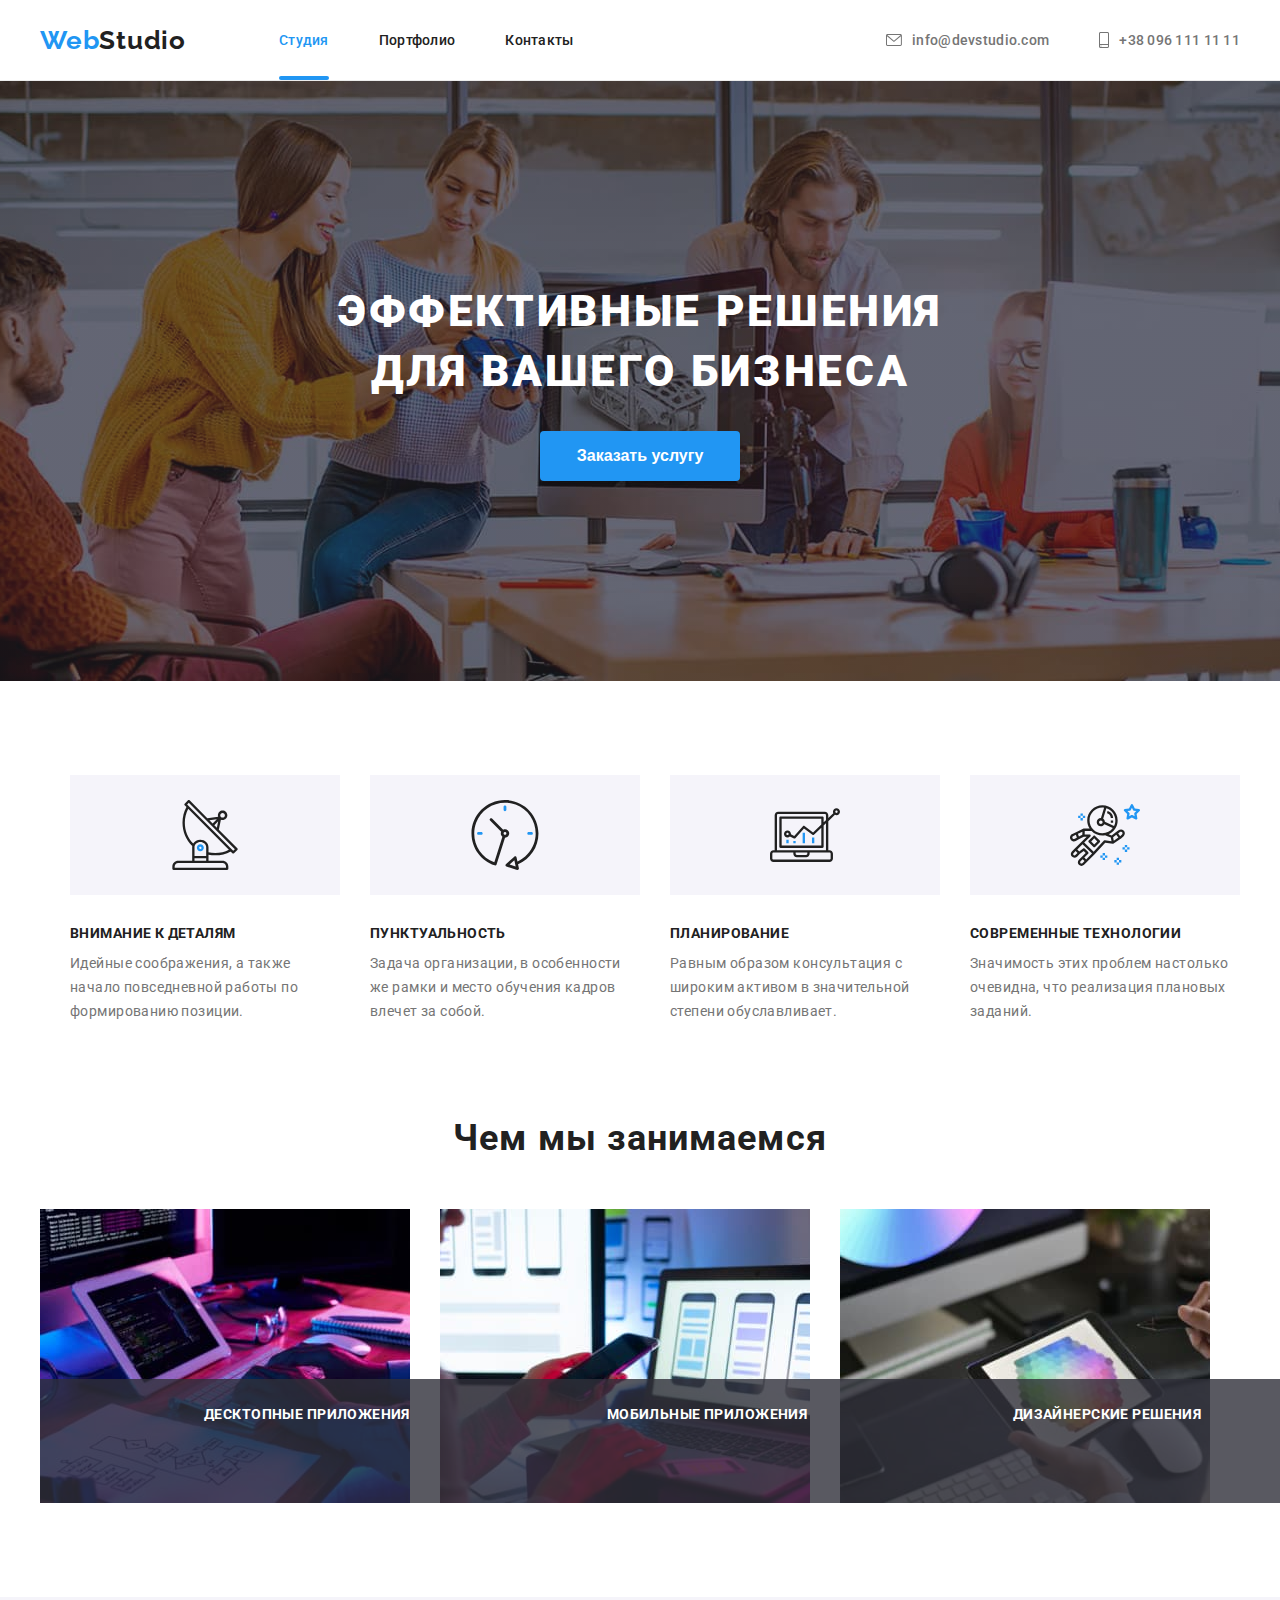
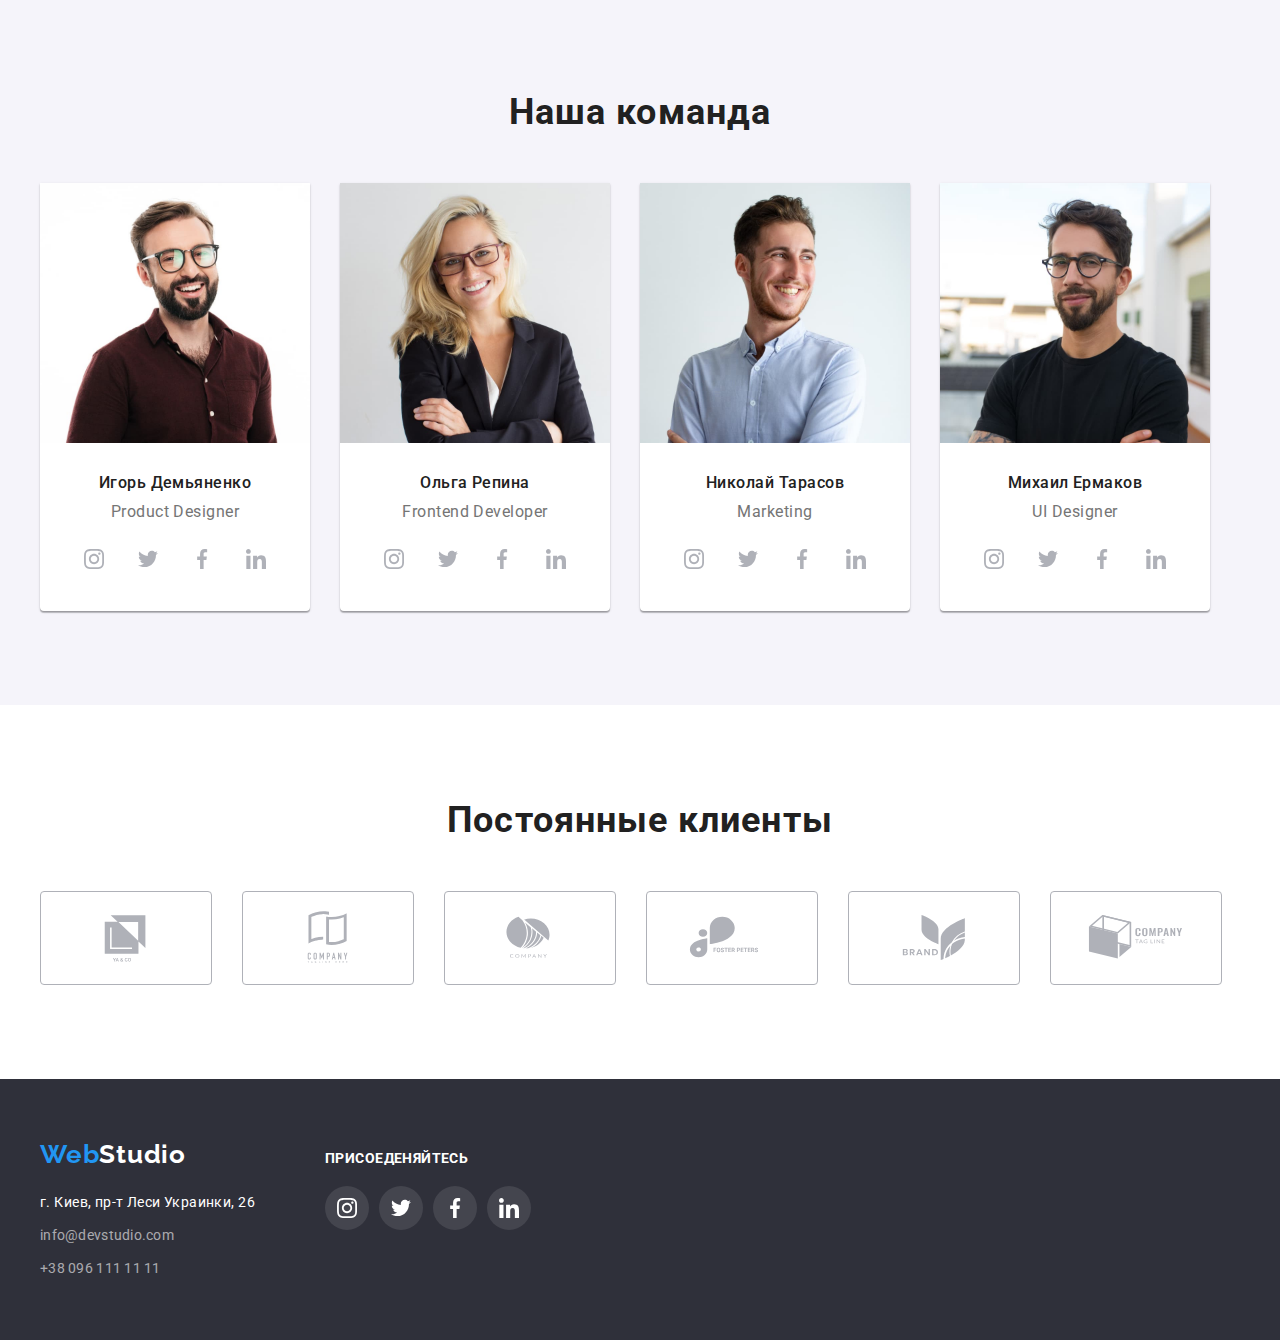
<file: index.html>
<!DOCTYPE html>
<html lang="ru">

<head>
    <meta charset="UTF-8">
    <meta http-equiv="X-UA-Compatible" content="IE=edge">
    <meta name="viewport" content="width=device-width, initial-scale=1.0">
    <link rel="preconnect" href="https://fonts.googleapis.com">
    <link rel="preconnect" href="https://fonts.gstatic.com" crossorigin>
    <link
        href="https://fonts.googleapis.com/css2?family=Raleway:wght@700&family=Roboto:wght@400;500;700;900&display=swap"
        rel="stylesheet">
    <link rel="stylesheet" href="https://cdnjs.cloudflare.com/ajax/libs/modern-normalize/1.1.0/modern-normalize.min.css"
        integrity="sha512-wpPYUAdjBVSE4KJnH1VR1HeZfpl1ub8YT/NKx4PuQ5NmX2tKuGu6U/JRp5y+Y8XG2tV+wKQpNHVUX03MfMFn9Q=="
        crossorigin="anonymous" referrerpolicy="no-referrer" />
    <link rel="stylesheet" href="./css/styles.css">
    <title>Web Studio</title>
</head>

<body>
    <!-- Шапка -->
    <header class="page-header">
        <div class="container header-nav">
            <a class="studio logo" href="./index.html"><span class="web logo">Web</span>Studio</a>
            <nav class="nav">
                <ul class="list">
                    <li class="item"> <a class="link current" href="./index.html">Студия</a></li>
                    <li class="item"> <a class="link" href="./portfolio.html">Портфолио</a></li>
                    <li class="item"> <a class="link" href="">Контакты</a></li>
                </ul>
            </nav>
            <div class=contacts>
                <a class="mail" href="mailto:info@devstudio.com">
                    <svg class="mail-icon" width="16" height="12">
                        <use href="./images/svg-sprites.svg#envelope"></use>
                    </svg>info@devstudio.com
                </a>
                <a class="tel" href="tel:+380961111111">
                    <svg class="tel-icon" width="10" height="16">
                        <use href="./images/svg-sprites.svg#smartphone"></use>
                    </svg>+38 096 111 11 11</a>
            </div>
        </div>
    </header>

    <main>

        <!-- Герой-->
        <div class="backdrop is-hidden" data-modal>
            <div class="modal">
                <button class="close-modal-button" aria-label="Закрыть окно" data-modal-close>
                <svg  height="30" width="30">
                    <use href="./images/svg-sprites.svg#close"></use>
                </svg>
                </button>
                
            </div>
        </div>
        <section class="hero">
            <div class="container">
                <h1 class="title">Эффективные решения для вашего бизнеса</h1>
                <button class="btn" data-modal-open type="button">Заказать услугу</button>
            </div>
        </section>

        <!--Приемущества-->
        <section class="features section ">
            <div class="container">
                <h2 class="visually-hidden">Наши Преимущества</h2>
                <!--Заголовок скрыт-->
                <ul class="features list">
                    <li class="item">
                        <div class="feature-icon">
                            <svg class="icon-anten" width="70" height="70">
                                <use href="./images/svg-sprites.svg#antenna"></use>
                            </svg>
                        </div>
                        <h4 class="title"> Внимание к деталям</h4>
                        <p class="text"> Идейные соображения, а также начало повседневной работы по
                            формированию позиции.</p>
                    </li>
                    <li class="item">
                        <div class="feature-icon">
                            <svg class="icon-clock" width="70" height="70">
                                <use href="./images/svg-sprites.svg#clock"></use>
                            </svg>
                        </div>
                        <h4 class=title>Пунктуальность</h4>
                        <p class="text"> Задача организации, в особенности же рамки и место обучения кадров
                            влечет за собой.</p>
                    </li>
                    <li class="item">
                        <div class="feature-icon">
                            <svg class="icon-diag" width="70" height="70">
                                <use href="./images/svg-sprites.svg#diagram"></use>
                            </svg>
                        </div>
                        <h4 class=title>Планирование</h4>
                        <p class="text"> Равным образом консультация с широким активом в значительной степени
                            обуславливает.</p>
                    </li>
                    <li class="item">
                        <div class="feature-icon">
                            <svg class="icon-astro" width="70" height="70">
                                <use href="./images/svg-sprites.svg#astronaut"></use>
                            </svg>
                        </div>
                        <h4 class=title>Современные технологии</h4>
                        <p class="text"> Значимость этих проблем настолько очевидна, что реализация плановых
                            заданий.</p>
                    </li>
                </ul>
            </div>
        </section>

        <!--Чем мы занимаемся-->
        <section class="about section ">
            <div class="container">
                <h2 class="header">Чем мы занимаемся</h2>
                <ul class="img">
                    <li class="card">
                        <div class="card-thumb">
                            <img src="./images/box1.jpg" alt="Планшет на столе" width="370">
                        <p class="card-desc">Десктопные приложения</p>
                        </div>
                    </li>
                 <li class="card">
                            <div class="card-thumb"><img src="./images/box2.jpg" alt="Айфон на фоне ноутбука" width="370">
                            <p class="card-desc">Мобильные приложения</p>
                            </div>
                        </li>
                    <li class="card">
                            <div class="card-thumb">
                                <img src="./images/box3.jpg" alt="Планшет с палитрой цветов" width="370">
                            <p class="card-desc">Дизайнерские решения</p></div>
                        </li>
                </ul>
            </div>
        </section>

        <!-- Наша команда -->
        <section class="team section">
            <div class="container">
                <h2 class="header">Наша команда</h2>
                <ul class="list">
                    <li class="card">
                        <img src="./images/img.jpg" alt="Мужчина в красной рубашке" width="270" height="260">
                        <div class="card-text">
                            <h3 class="title">Игорь Демьяненко</h3>
                            <p class="text">Product Designer</p>
                            <ul class="social-site">
                                <li class="item">
                                    <a class="link" href="./" aria-label="Insagram">
                                        <svg class="social-icon" width="20" height="20">
                                            <use href="./images/svg-sprites.svg#instagram"></use>
                                        </svg>
                                    </a>
                                </li>
                                <li class="item">
                                    <a class="link" href="" aria-label="Twitter">
                                        <svg class="social-icon" width="20" height="20">
                                            <use href="./images/svg-sprites.svg#twitter"></use>
                                        </svg>
                                    </a>
                                </li>
                                <li class="item">
                                    <a class="link" href="" aria-label="Facebook">
                                        <svg class="social-icon" width="20" height="20">
                                            <use href="./images/svg-sprites.svg#facebook"></use>
                                        </svg>
                                    </a>
                                </li>
                                <li class="item">
                                    <a class="link" href="" aria-label="LinkedIn">
                                        <svg class="social-icon" width="20" height="20">
                                            <use href="./images/svg-sprites.svg#linkedin"></use>
                                        </svg>
                                    </a>
                                </li>
                            </ul>



                        </div>
                    </li>
                    <li class="card">
                        <img src="./images/img1.jpg" alt="Девушка блондинка в пиджаке" width="270" height="260">
                        <div class="card-text">
                            <h3 class="title">Ольга Репина</h3>
                            <p class="text">Frontend Developer</p>
                            <ul class="social-site">
                                <li class="item">
                                    <a class="link" href="" aria-label="Insagram">
                                        <svg class="social-icon" width="20" height="20">
                                            <use href="./images/svg-sprites.svg#instagram"></use>
                                        </svg>
                                    </a>
                                </li>
                                <li class="item">
                                    <a class="link" href="" aria-label="Twitter">
                                        <svg class="social-icon" width="20" height="20">
                                            <use href="./images/svg-sprites.svg#twitter"></use>
                                        </svg>
                                    </a>
                                </li>
                                <li class="item">
                                    <a class="link" href="" aria-label="Facebook">
                                        <svg class="social-icon" width="20" height="20">
                                            <use href="./images/svg-sprites.svg#facebook"></use>
                                        </svg>
                                    </a>
                                </li>
                                <li class="item">
                                    <a class="link" href="" aria-label="LinkedIn">
                                        <svg class="social-icon" width="20" height="20">
                                            <use href="./images/svg-sprites.svg#linkedin"></use>
                                        </svg>
                                    </a>
                                </li>
                            </ul>
                        </div>
                    </li>
                    <li class="card">
                        <img src="./images/img2.jpg" alt="Мужчина в белой рубашке" width="270" height="260">
                        <div class="card-text">
                            <h3 class="title">Николай Тарасов</h3>
                            <p class="text">Marketing</p>
                            <ul class="social-site">
                                <li class="item">
                                    <a class="link" href="" aria-label="Insagram">
                                        <svg class="social-icon" width="20" height="20">
                                            <use href="./images/svg-sprites.svg#instagram"></use>
                                        </svg>
                                    </a>
                                </li>
                                <li class="item">
                                    <a class="link" href="" aria-label="Twitter">
                                        <svg class="social-icon" width="20" height="20">
                                            <use href="./images/svg-sprites.svg#twitter"></use>
                                        </svg>
                                    </a>
                                </li>
                                <li class="item">
                                    <a class="link" href="" aria-label="Facebook">
                                        <svg class="social-icon" width="20" height="20">
                                            <use href="./images/svg-sprites.svg#facebook"></use>
                                        </svg>
                                    </a>
                                </li>
                                <li class="item">
                                    <a class="link" href="" aria-label="LinkedIn">
                                        <svg class="social-icon" width="20" height="20">
                                            <use href="./images/svg-sprites.svg#linkedin"></use>
                                        </svg>
                                    </a>
                                </li>
                            </ul>
                        </div>
                    </li>
                    <li class="card">
                        <img src="./images/img3.jpg" alt="Мужчина в черной футболке" width="270" height="260">
                        <div class="card-text">
                            <h3 class="title">Михаил Ермаков</h3>
                            <p class="text">UI Designer</p>
                            <ul class="social-site">
                                <li class="item">
                                    <a class="link" href="" aria-label="Insagram">
                                        <svg class="social-icon" width="20" height="20">
                                            <use href="./images/svg-sprites.svg#instagram"></use>
                                        </svg>
                                    </a>
                                </li>
                                <li class="item">
                                    <a class="link" href="" aria-label="Twitter">
                                        <svg class="social-icon" width="20" height="20">
                                            <use href="./images/svg-sprites.svg#twitter"></use>
                                        </svg>
                                    </a>
                                </li>
                                <li class="item">
                                    <a class="link" href="" aria-label="Facebook">
                                        <svg class="social-icon" width="20" height="20">
                                            <use href="./images/svg-sprites.svg#facebook"></use>
                                        </svg>
                                    </a>
                                </li>
                                <li class="item">
                                    <a class="link" href="" aria-label="LinkedIn">
                                        <svg class="social-icon" width="20" height="20">
                                            <use href="./images/svg-sprites.svg#linkedin"></use>
                                        </svg>
                                    </a>
                                </li>
                            </ul>
                        </div>
                    </li>
                </ul>
            </div>
        </section>

        <section class="clients section">
            <div class="container">
                <h3 class="header">Постоянные клиенты </h3>
                <ul class="clients list">
                    <li class="item">
                        <div class="clients-logo">
                            <a class="link" href="" aria-label="Логотип партнера">
                                <svg class="clients-icon" width="106" height="60">
                                    <use href="./images/svg-sprites.svg#yaco"></use>
                                </svg>
                            </a>
                        </div>
                    </li>
                    <li class="item">
                        <a class="link" href="" aria-label="Логотип партнера">
                            <svg class="clients-icon" width="106" height="60">
                                <use href="./images/svg-sprites.svg#companyblock"></use>
                            </svg>
                        </a>

                    </li>
                    <li class="item">

                        <a class="link" href="" aria-label="Логотип партнера">
                            <svg class="clients-icon" width="106" height="60">
                                <use href="./images/svg-sprites.svg#companyball"></use>
                            </svg>
                        </a>

                    </li>
                    <li class="item">

                        <a class="link" href="" aria-label="Логотип партнера">
                            <svg class="clients-icon" width="106" height="60">
                                <use href="./images/svg-sprites.svg#foster"></use>
                            </svg>
                        </a>

                    </li>
                    <li class="item">

                        <a class="link" href="" aria-label="Логотип партнера">
                            <svg class="clients-icon" width="106" height="60">
                                <use href="./images/svg-sprites.svg#brand"></use>
                            </svg>
                        </a>

                    </li>
                    <li class="item">

                        <a class="link" href="" aria-label="Логотип партнера">
                            <svg class="clients-icon" width="106" height="60">
                                <use href="./images/svg-sprites.svg#tagline"></use>
                            </svg>
                        </a>

                    </li>

                </ul>
            </div>
        </section>
    </main>
    <!-- Футер -->

    <footer class="footer">
        <div class="container box">
            <div class="footer-conacts">
                <a class="studio logo" href="./index.html"><span class="web logo">Web</span>Studio</a>
                <address class="adress">
                    <p class="text"> г. Киев, пр-т Леси Украинки, 26</p>
                    <a class="mail" href="mailto:info@devstudio.com">info@devstudio.com</a>
                    <a class="tel" href="tel:+380961111111">+38 096 111 11 11</a>
                </address>
            </div>
            <div class="footer-join">
                <p class="join-text">ПРИСОЕДЕНЯЙТЕСЬ</p>
                    <ul class="footer-social-site">
                    <li class="item">
                        <a class="link" href="" aria-label="Insagram">
                            <svg class="social-icon" width="20" height="20">
                                <use href="./images/svg-sprites.svg#instagram"></use>
                            </svg>
                        </a>
                    </li>
                    <li class="item">
                        <a class="link" href="" aria-label="Twitter">
                            <svg class="social-icon" width="20" height="20">
                                <use href="./images/svg-sprites.svg#twitter"></use>
                            </svg>
                        </a>
                    </li>
                    <li class="item">
                        <a class="link" href="" aria-label="Facebook">
                            <svg class="social-icon" width="20" height="20">
                                <use href="./images/svg-sprites.svg#facebook"></use>
                            </svg>
                        </a>
                    </li>
                    <li class="item">
                        <a class="link" href="" aria-label="LinkedIn">
                            <svg class="social-icon" width="20" height="20">
                                <use href="./images/svg-sprites.svg#linkedin"></use>
                            </svg>
                        </a>
                    </li>
                </ul>
            </div>



        </div>

    </footer>
    <script src="./js/modal.js"></script>
</body>

</html>
</file>
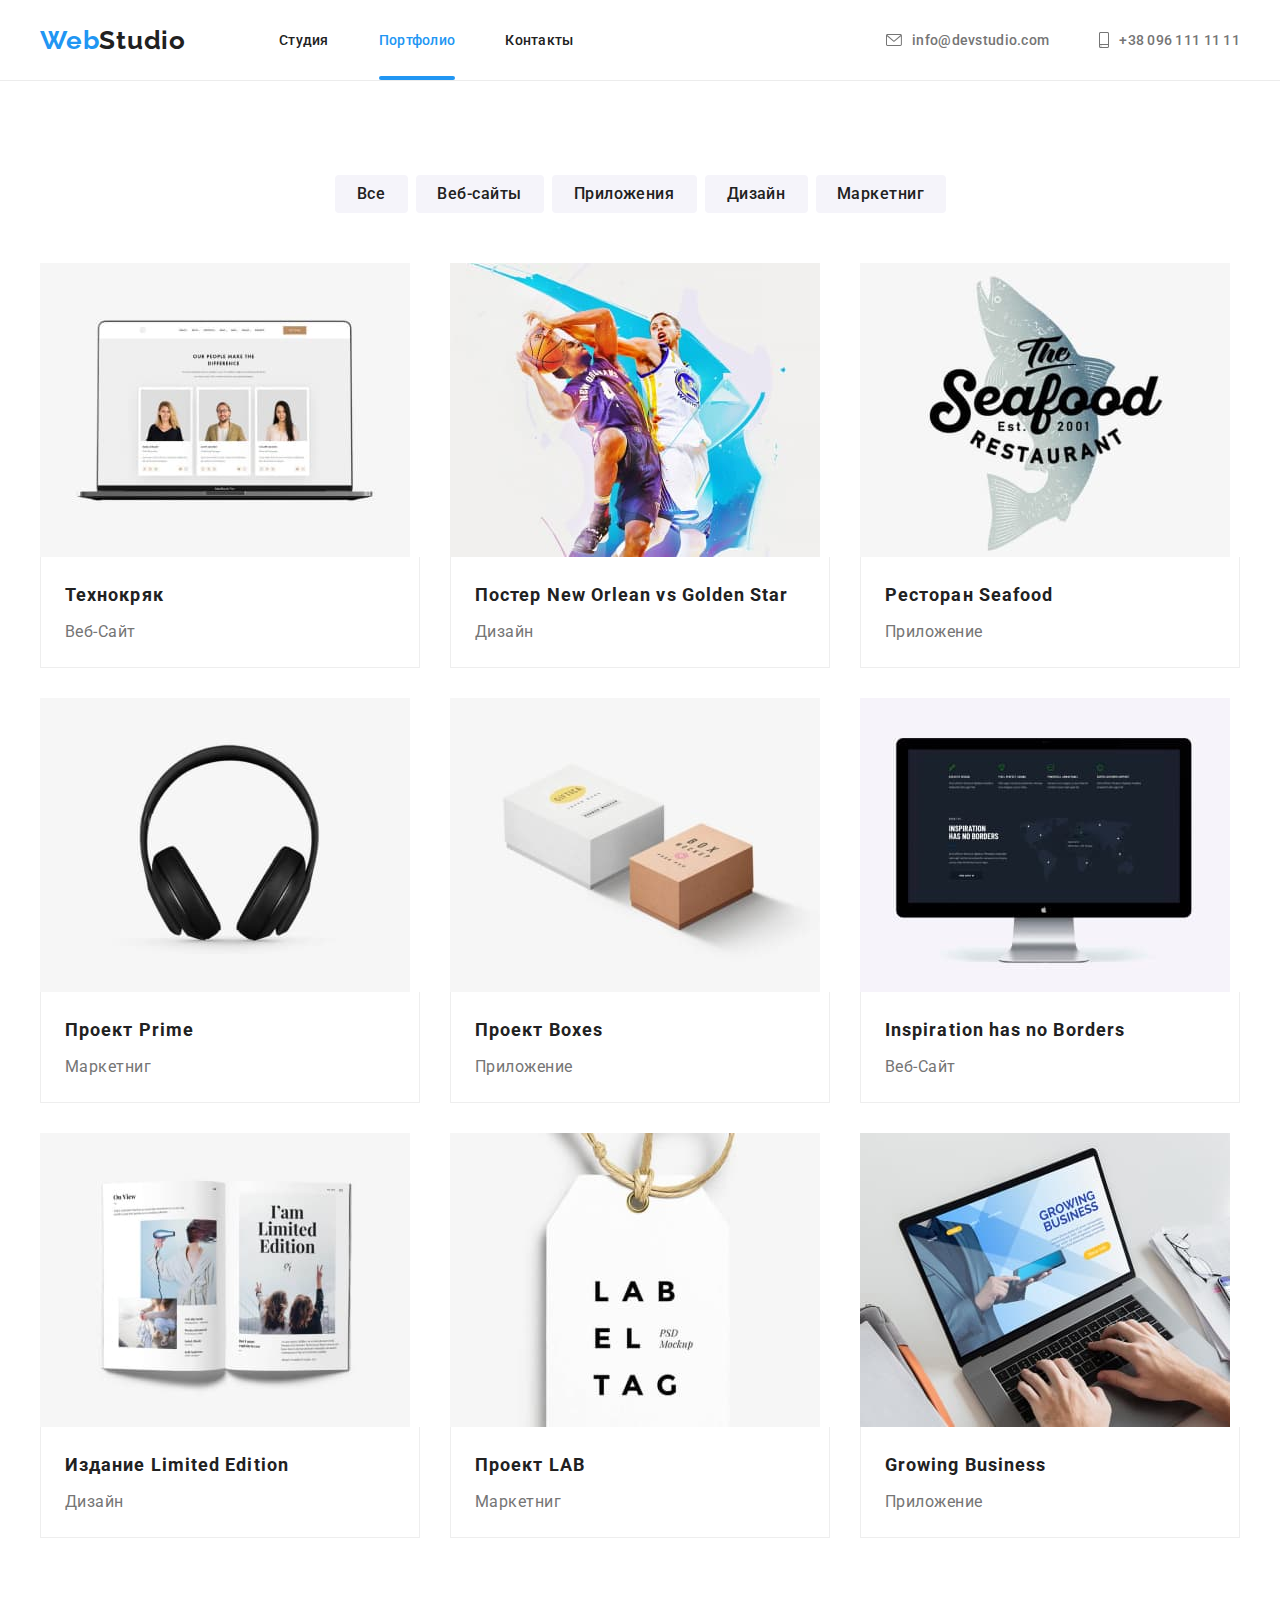
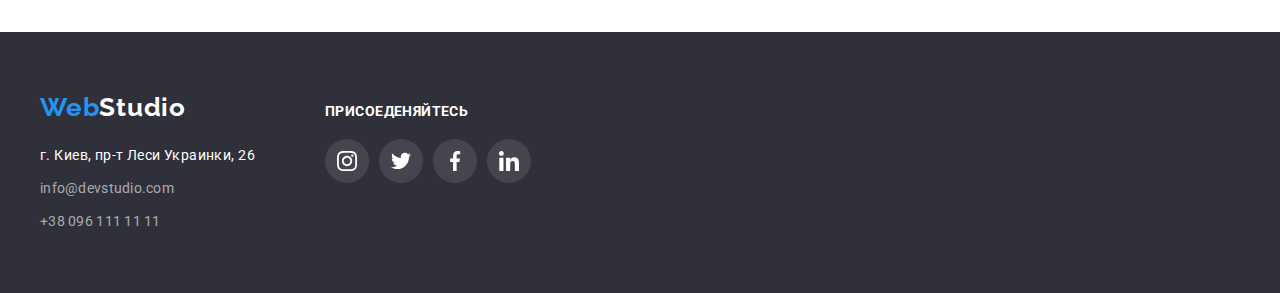
<file: portfolio.html>
<!DOCTYPE html>
<html lang="ru">

<head>
    <meta charset="UTF-8">
    <meta http-equiv="X-UA-Compatible" content="IE=edge">
    <meta name="viewport" content="width=device-width, initial-scale=1.0">
    <link rel="preconnect" href="https://fonts.googleapis.com">
    <link rel="preconnect" href="https://fonts.gstatic.com" crossorigin>
    <link
        href="https://fonts.googleapis.com/css2?family=Raleway:wght@700&family=Roboto:wght@400;500;700;900&display=swap"
        rel="stylesheet">
        <link rel="stylesheet" href="https://cdnjs.cloudflare.com/ajax/libs/modern-normalize/1.1.0/modern-normalize.min.css"
            integrity="sha512-wpPYUAdjBVSE4KJnH1VR1HeZfpl1ub8YT/NKx4PuQ5NmX2tKuGu6U/JRp5y+Y8XG2tV+wKQpNHVUX03MfMFn9Q=="
            crossorigin="anonymous" referrerpolicy="no-referrer" />
    <link rel="stylesheet" href="./css/styles.css">
    <title>Portfolio</title>
</head>

<body>
    <!-- Шапка  Портфолио-->
<header class="page-header">
    <div class="container header-nav">
        <a class="studio logo" href="./index.html"><span class="web logo">Web</span>Studio</a>
        <nav class="nav">
            <ul class="list">
                <li class="item"> <a class="link" href="./index.html">Студия</a></li>
                <li class="item"> <a class="link current" href="./portfolio.html">Портфолио</a></li>
                <li class="item"> <a class="link" href="">Контакты</a></li>
            </ul>
        </nav>
        <div class=contacts>
            <a class="mail" href="mailto:info@devstudio.com">
                <svg class="mail-icon" width="16" height="12">
                    <use href="./images/svg-sprites.svg#envelope"></use>
                </svg>info@devstudio.com
            </a>
            <a class="tel" href="tel:+380961111111">
                <svg class="tel-icon" width="10" height="16">
                    <use href="./images/svg-sprites.svg#smartphone"></use>
                </svg>+38 096 111 11 11</a>
        </div>
    </div>
</header>


    <!--Мейн-->
    <main>

        <!--Кнопки фильтра-->
        <section class="projects section">
            <div class="container">
            <h1 class="visually-hidden">Проекты</h1>
            <!--Заголовок скрыт-->
            <ul class="filter-button list">
                <li>
                    <button class="btn all" type="button">Все</button>
                </li>
                <li>
                    <button class="btn websites" type="button">Веб-сайты</button>
                </li>
                <li>
                    <button class="btn apps" type="button">Приложения</button>
                </li>
                <li>
                    <button class="btn desing" type="button">Дизайн</button>
                </li>
                <li>
                    <button class="btn marketing" type="button">Маркетниг</button>
                </li>
                </ul>
       
            <ul class="cards list">
                <li class="item">
                    <a class="link" href="">
                       <div class="overlay-cards"> 
                           <img src="./images/notebook.jpg" alt="Ноутбук" width="370" height="294">
                        <p class="overlay-text">Технокряк это современная площадка распространения коронавируса. Компании используют эту платформу для цифрового
                        шпионажа и атак на защищённые сервера конкурентов.</p>
                        </div>
                
                    <div class="content"><h3 class="title">Технокряк</h3>
                        <p class="text">Веб-Сайт</p></div>
                    </a>
                </li>
                <li class="item">
                    <a class="link" href="">
                        <div class="overlay-cards">
                            <img src="./images/nba.jpg" alt="Постер-баскетболисты" width="370" height="294">
                           <p class="overlay-text"> Технокряк это современная площадка распространения коронавируса. Компании используют эту платформу для цифрового
                        шпионажа и атак на защищённые сервера конкурентов.</p> </div>
                       
                        <div class="content">
                        <h3 class="title">Постер New Orlean vs Golden Star</h3>
                        <p class="text">Дизайн</p>
                    </div>
                    </a>
                </li>
                <li class="item">
                    <a class="link" href="">
                        <div class="overlay-cards">
                            <img src="./images/seafood.jpg" alt="Логотип ресторана Seafood"
                            width="370" height="294"> <p class="overlay-text">
                                Технокряк это современная площадка распространения коронавируса. Компании используют эту платформу для цифрового
                                шпионажа и атак на защищённые сервера конкурентов.
                            </p></div>
                        <div class="content">
                            <h3 class="title">Ресторан Seafood</h3>
                        <p class="text">Приложение</p>
                    </div>
                    </a>
                </li>
                <li class="item">
                    <a class="link" href="">
                        <div class="overlay-cards">
                            <img  src="./images/Headphones.jpg" alt="Наушники" width="370" height="294">
                            <p class="overlay-text">
                                Технокряк это современная площадка распространения коронавируса. Компании используют эту платформу для цифрового
                                шпионажа и атак на защищённые сервера конкурентов.
                            </p></div>
                        
                        <div class="content">
                        <h3 class="title">Проект Prime</h3>
                        <p class="text">Маркетниг</p>
                </div>
                </a>
                </li>
                <li class="item">
                    <a class="link" href=""><div class="overlay-cards">
                        <img src="./images/twoboxes.jpg" alt="Две коробки" width="370" height="294">
                        <p class="overlay-text">
                            Технокряк это современная площадка распространения коронавируса. Компании используют эту платформу для цифрового
                            шпионажа и атак на защищённые сервера конкурентов.
                        </p></div>
                        
                        <div class="content">
                        <h3 class="title">Проект Boxes</h3>
                        <p class="text">Приложение</p>
                </div>
                </a>
                </li>
                <li class="item">
                    <a class="link" href="">
                        <div class="overlay-cards">
                            <img src="./images/pc.jpg" alt="Монитор Пк" width="370" height="294">
                        <p class="overlay-text">
                            Технокряк это современная площадка распространения коронавируса. Компании используют эту платформу для цифрового
                            шпионажа и атак на защищённые сервера конкурентов.
                        </p></div>
                    
                    <div class="content">
                        <h3 class="title">Inspiration has no Borders</h3>
                        <p class="text">Веб-Сайт</p>
                    </div>
                    </a>
                </li>
                <li class="item">
                    <a class="link" href="">
                        <div class="overlay-cards">
                        <img src="./images/book.jpg" alt="Книга" width="370" height="294">
                        <p class="overlay-text">
                            Технокряк это современная площадка распространения коронавируса. Компании используют эту платформу для цифрового
                            шпионажа и атак на защищённые сервера конкурентов.
                        </p></div>
                        
                        <div class="content">
                        <h3 class="title">Издание Limited Edition</h3>
                        <p class="text">Дизайн</p>
                </div>
                </a>
                </li>
                <li class="item">
                    <a class="link" href="">
                        <div class="overlay-cards">
                        <img src="./images/label.jpg" alt="Изображение Лейбы" width="370" height="294">
                        <p class="overlay-text">
                            Технокряк это современная площадка распространения коронавируса. Компании используют эту платформу для цифрового
                            шпионажа и атак на защищённые сервера конкурентов.
                        </p></div>
                          <div class="content">
                        <h3 class="title">Проект LAB</h3>
                        <p class="text">Маркетниг</p>
                </div>
                    </a>
                </li>
                <li class="item">
                    <a class="link" href="">
                        <div class="overlay-cards">
                        <img src="./images/macbook.jpg" alt="Макбук" width="370" height="294">
                        <p class="overlay-text">
                            Технокряк это современная площадка распространения коронавируса. Компании используют эту платформу для цифрового
                            шпионажа и атак на защищённые сервера конкурентов.
                        </p></div>
                    <div class="content">
                        <h3 class="title">Growing Business</h3>
                        <p class="text">Приложение</p>
                </div>
                </a>
                </li>
               </ul>
            </div>
        </section>

    </main>



<footer class="footer">
    <div class="container box">
        <div class="footer-conacts">
            <a class="studio logo" href="./index.html"><span class="web logo">Web</span>Studio</a>
            <address class="adress">
                <p class="text"> г. Киев, пр-т Леси Украинки, 26</p>
                <a class="mail" href="mailto:info@devstudio.com">info@devstudio.com</a>
                <a class="tel" href="tel:+380961111111">+38 096 111 11 11</a>
                </address>
        </div>
        <div class="footer-join">
            <p class="join-text">ПРИСОЕДЕНЯЙТЕСЬ</p>

            <ul class="footer-social-site">
                <li class="item">
                    <a class="link" href="" aria-label="Insagram">
                        <svg class="social-icon" width="20" height="20">
                            <use href="./images/svg-sprites.svg#instagram"></use>
                        </svg>
                    </a>
                </li>
                <li class="item">
                    <a class="link" href="" aria-label="Twitter">
                        <svg class="social-icon" width="20" height="20">
                            <use href="./images/svg-sprites.svg#twitter"></use>
                        </svg>
                    </a>
                </li>
                <li class="item">
                    <a class="link" href="" aria-label="Facebook">
                        <svg class="social-icon" width="20" height="20">
                            <use href="./images/svg-sprites.svg#facebook"></use>
                        </svg>
                    </a>
                </li>
                <li class="item">
                    <a class="link" href="" aria-label="LinkedIn">
                        <svg class="social-icon" width="20" height="20">
                            <use href="./images/svg-sprites.svg#linkedin"></use>
                        </svg>
                    </a>
                </li>
            </ul>
        </div>
        


    </div>

</footer>
</body>

</html>
</file>
<file: css/styles.css>
:root {
  --main-text-color: #757575; /* Основной цвет текста */
  --social-link-color: #afb1b8;
  --second-text-color: #212121; /* Вторичный цвет текста  */
  --accent: #2196f3; /* Акцент,цвет кнопок ссылок лого */
  --button-color: #2196f3; /* Цвет кнопок */
  --header-bgc: #ececec; /* фон хедера  */
  --porfolio-bgc: #eeeeee; /* фон портфолио */
  --team-bgc: #f5f4fa; /* фон команды */
  --footer-bgc: #2f303a; /* фон футера */
  --white: #fff; /* белый цвет  */
  --mail-text: rgba(255, 255, 255, 0.6); /* цвет контактов футера  */
  --back-color: rgba(0, 0, 0, 0.2); /*цвет беэкдропа */
  --cubic: cubic-bezier(0.4, 0, 0.2, 1);
}

body {
  font-family: 'Roboto', sans-serif;
  font-size: 14px;
  margin: 0 auto;
  color: var(--main-text-color);
  letter-spacing: 0.02em;
  background-color: var(--white);
}

h1,
h2,
h3,
h4,
h5,
h6,
p {
  margin: 0px;
}
img {
  display: block;
  max-width: 100%;
}
.visually-hidden {
  position: absolute;
  white-space: nowrap;
  width: 1px;
  height: 1px;
  overflow: hidden;
  border: 0;
  padding: 0;
  clip: rect(0 0 0 0);
  clip-path: inset(50%);
  margin: -1px;
}
.btn {
  border-width: 0;
  border-style: none;
  padding: 0;
}
.list {
  margin: 0;
  padding: 0;
  list-style: none;
}
.container {
  width: 1200px;
  padding-left: 15px;
  padding-right: 15px;
  margin: 0px auto;
}

.backdrop {
  position: fixed;
  top: 0;
  left: 0;
  width: 100%;
  height: 100%;
  opacity: 1;
  z-index: 1;
  transition: opacity 250ms var(--cubic);

  visibility: visible;
  background-color: var(--back-color);
}
.backdrop.is-hidden {
  opacity: 0;
  transition: 250ms var(--cubic);
  pointer-events: none;
  visibility: hidden;
}
.modal {
  position: absolute;
  top: 50%;
  left: 50%;

  transform: translate(-50%, -50%);

  min-width: 528px;
  min-height: 581px;

  background-color: var(--white);
  box-shadow: 0px 1px 3px rgba(0, 0, 0, 0.12), 0px 1px 1px rgba(0, 0, 0, 0.14),
    0px 2px 1px rgba(0, 0, 0, 0.2);
  border-radius: 4px;
}

.close-modal-button {
  position: absolute;
  top: 0;
  right: 0;
  padding: 0;
  border: none;
  font: inherit;
  color: inherit;
  background-color: transparent;
  cursor: pointer;
  width: 33px;
  height: 33px;
  margin-top: 8px;
  margin-right: 8px;
  transition: transform 250ms var(--cubic);
}

.close-modal-button:hover,
.close-modal-button:focus {
  transform: scale(1.25);
}
.logo {
  font-family: 'Raleway', sans-serif;
  font-weight: 700;
  font-size: 26px;
  line-height: calc(31 / 26);
  letter-spacing: 0.03em;
  text-decoration: none;
}
.header {
  font-size: 36px;
  font-weight: 700;
  line-height: calc(42 / 36);
  text-align: center;
  letter-spacing: 0.03em;
  color: var(--second-text-color);
}
.section {
  padding-top: 94px;
  padding-bottom: 94px;
}

/* Шапка и навигация */
.page-header {
  min-height: 80px;

  background-color: var(--white);
  border-bottom: 1px solid var(--header-bgc);
}
.page-header .web {
  color: var(--accent);
}
.page-header .studio {
  color: var(--second-text-color);
}

.nav .link {
  display: block;
  padding-top: 32px;
  padding-bottom: 32px;

  font-weight: 500;
  line-height: calc(16 / 14);
  text-decoration: none;
  color: var(--second-text-color);

  transition: color 250ms var(--cubic);
}

.nav .current {
  position: relative;
  color: var(--accent);
}

.nav .current::after {
  content: '';
  position: absolute;
  display: block;
  width: 100%;
  height: 4px;
  bottom: 0;

  background-color: var(--accent);
  border-radius: 2px;
}

.nav .link:hover,
.nav .link:focus {
  color: var(--accent);
}

.nav .list {
  display: flex;
  margin-left: 93px;
}
.nav .item:not(:last-child) {
  margin-right: 50px;
}
.header-nav {
  display: flex;
  align-items: center;
}
.contacts {
  display: flex;
  align-items: center;
  margin-left: auto;
}
.mail-icon {
  margin-right: 10px;
  fill: currentColor;
}
.mail-icon:hover {
  fill: var(--accent);
}

.contacts .mail,
.contacts .tel {
  transition: color 250ms var(--cubic);

  font-weight: 500;
  line-height: calc(16 / 14);
  text-decoration: none;
  color: var(--main-text-color);
}
.contacts .mail {
  display: flex;
  align-items: center;
  margin-right: 50px;
  color: var(--main-text-color);
  /* color: var(--accent); */
}
.contacts .tel {
  display: flex;
  align-items: center;
}
.tel-icon {
  margin-right: 10px;
  fill: currentColor;
}
.tel-icon:hover {
  fill: var(--accent);
}
.contacts .mail:hover,
.contacts .mail:focus,
.contacts .tel:hover,
.contacts .tel:focus {
  color: var(--accent);
}

/*  Герой и мейн секция */
.hero {
  max-width: 1600px;
  margin: 0 auto;
  padding-top: 200px;
  padding-bottom: 200px;

  background-position: center;
  background-size: cover;
  background-repeat: no-repeat;
  background-image: linear-gradient(to right, rgba(47, 48, 58, 0.4), rgba(47, 48, 58, 0.4)),
    url(../images/background.jpg);
  background-color: var(--footer-bgc);
}

.hero .title {
  max-width: 696px;
  margin: 0 auto;

  font-weight: 900;
  font-size: 44px;
  line-height: calc(60 / 44);
  text-align: center;
  letter-spacing: 0.06em;
  text-transform: uppercase;
  color: var(--white);
}

.hero .btn {
  transition: color 250ms var(--cubic), background-color 250ms var(--cubic);

  display: block;
  font-weight: 700;
  font-size: 16px;
  line-height: calc(30 / 16);
  margin: 0 auto;
  margin-top: 30px;

  width: 200px;
  height: 50px;
  box-shadow: 0px 4px 4px rgba(0, 0, 0, 0.15);
  border-radius: 4px;
  color: var(--white);
  background-color: var(--button-color);
}

.hero .btn {
  cursor: pointer;
}
.hero .btn:hover,
.hero .btn:focus {
  background-color: var(--team-bgc);
  color: var(--second-text-color);
}

/* Приемущества */

.features {
  display: flex;
  align-items: center;
  padding-bottom: 0;
}

.features > .item {
  width: 270px;
  margin-left: 30px;
}

.feature-icon {
  display: flex;
  height: 120px;

  align-items: center;
  justify-content: center;

  margin-bottom: 30px;
  background-color: var(--team-bgc);
}

.features .title {
  margin-bottom: 10px;
  font-weight: 700;
  line-height: calc(16 / 14);
  letter-spacing: 0.03em;
  text-transform: uppercase;
  color: var(--second-text-color);
}

.features .text {
  line-height: calc(24 / 14);
  letter-spacing: 0.03em;
}

/* Чем мы занимаемся */
.about .img {
  display: flex;

  margin-top: 50px;
  margin-bottom: 0px;
  padding: 0px;
  list-style: none;
}
.about .card:not(:last-child) {
  margin-right: 30px;
}
.card-thumb {
  position: relative;
}

.card-desc {
  position: absolute;
  width: 100%;
  height: 70px;
  background-color: rgba(47, 48, 58, 0.8);
  margin: 0 auto;
  bottom: 0;
  padding: 27px 82px;

  font-weight: 700;
  line-height: calc(16 / 14);
  text-align: center;
  letter-spacing: 0.03em;
  text-transform: uppercase;

  color: var(--white);
}
/* Наша команда */
.team {
  background-color: var(--team-bgc);
}
.team .header {
  margin-bottom: 50px;
}

.team .list {
  display: flex;
}
.team .card {
  background: var(--white);
  box-shadow: 0px 1px 3px rgba(0, 0, 0, 0.12), 0px 1px 1px rgba(0, 0, 0, 0.14),
    0px 2px 1px rgba(0, 0, 0, 0.2);
  border-radius: 0px 0px 4px 4px;
}
.team .card:not(:last-child) {
  margin-right: 30px;
}
.card-text {
  padding-top: 30px;
  padding-bottom: 30px;
}
.team .title {
  margin-bottom: 10px;

  text-align: center;
  font-size: 16px;
  font-weight: 500;
  line-height: calc(19 / 16);
  letter-spacing: 0.03em;
  color: var(--second-text-color);
}

.team .text {
  text-align: center;
  font-size: 16px;
  margin-bottom: 16px;
  line-height: calc(19 / 16);
  letter-spacing: 0.03em;
}

.social-site {
  display: flex;
  justify-content: center;

  padding-left: 0;
  margin-left: 32px;
  margin-right: 32px;

  list-style: none;
}

.social-site .link {
  transition: color 250ms var(--cubic), background-color 250ms var(--cubic);

  display: flex;
  align-items: center;
  justify-content: center;

  width: 44px;
  height: 44px;

  border-radius: 50%;
  color: var(--social-link-color);
}

.social-site .item:not(:first-child) {
  margin-left: 10px;
}
.social-icon {
  fill: currentColor;
}

.social-site .link:hover,
.social-site .link:focus {
  color: var(--white);
  background-color: var(--accent);
}

.clients {
  display: flex;
}
.clients .header {
  margin-bottom: 50px;
}

.clients .item:not(:first-child) {
  margin-left: 30px;
}

.clients-icon {
  fill: currentColor;
}
.clients .link {
  transition: color 250ms var(--cubic);

  display: flex;
  width: 170px;
  justify-content: center;
  align-items: center;

  padding-top: 16px;
  padding-bottom: 16px;

  border: 1.5px solid #afb1b8;
  border-radius: 4px;
  color: var(--social-link-color);
}

.clients .link:hover,
.clients .link:focus {
  border: 1.5px solid var(--accent);
  color: var(--accent);
}
/* Футер */
.footer {
  padding-top: 60px;
  padding-bottom: 60px;
}
.join-text {
  margin-bottom: 20px;

  font-weight: 700;
  font-size: 14px;
  line-height: calc(16 / 14);
  letter-spacing: 0.03em;
  text-transform: uppercase;

  color: var(--white);
}

.footer-social-site {
  display: inline-flex;
  justify-content: center;
  padding-left: 0;
  margin: 0;

  list-style: none;
}

.footer-social-site .link {
  transition: background-color 250ms var(--cubic);

  display: flex;
  align-items: center;
  justify-content: center;

  width: 44px;
  height: 44px;
  border-radius: 50%;
  background-color: rgba(255, 255, 255, 0.1);

  color: var(--white);
}
.footer-social-site .item:not(:first-child) {
  margin-left: 10px;
}
.social-icon {
  fill: currentColor;
}
.footer-join .link:hover,
.footer-join .link:focus {
  background-color: var(--accent);
}

.footer .box {
  display: flex;
  align-items: baseline;
}
.footer {
  background-color: var(--footer-bgc);
}
.footer .social-site {
  margin-left: 0;
  margin-right: 0;
}
.footer-conacts {
  margin-right: 70px;
}
.footer .studio {
  display: block;

  margin-bottom: 20px;
  color: var(--white);
}
.footer .web {
  color: var(--accent);
}

.footer .text {
  margin-bottom: 9px;
  font-style: normal;
  line-height: calc(24 / 14);
  letter-spacing: 0.03em;
  color: var(--white);
}

.footer .mail {
  display: block;
  margin-bottom: 9px;
}
.footer .tel {
  display: block;
}

.footer .tel,
.footer .mail {
  transition: color 250ms var(--cubic);

  font-weight: 400;
  line-height: calc(24 / 14);
  text-decoration: none;
  font-style: normal;
  color: var(--mail-text);
}

.footer .tel:hover,
.footer .tel:focus {
  color: var(--accent);
}
.footer .mail:hover,
.footer .mail:focus {
  color: var(--accent);
}

/* Страница Портфолио */

.filter-button .btn {
  transition: color 250ms var(--cubic), background-color 250ms var(--cubic),
    box-shadow 250ms var(--cubic);

  font-family: Roboto;
  font-weight: 500;
  font-size: 16px;
  line-height: calc(24 / 16);
  text-align: center;
  letter-spacing: 0.03em;
  color: var(--second-text-color);
  background: var(--team-bgc);
  border-radius: 4px;
}
.filter-button {
  display: flex;
  justify-content: center;
  margin-bottom: 50px;
}

.filter-button li:not(:last-child) {
  margin-right: 8px;
}
.all {
  width: 73px;
  height: 38px;
  left: 495px;
  top: 174px;

  border-radius: 4px;
}
.websites {
  width: 128px;
  height: 38px;
  left: 576px;
  top: 174px;
  border-radius: 4px;
}
.apps {
  width: 145px;
  height: 38px;
  left: 712px;
  top: 174px;
  border-radius: 4px;
}
.desing {
  width: 103px;
  height: 38px;
  left: 865px;
  top: 174px;
  border-radius: 4px;
}
.marketing {
  width: 130px;
  height: 38px;
  left: 976px;
  top: 174px;
  border-radius: 4px;
}

.btn:hover,
.btn:focus {
  box-shadow: 0px 3px 1px rgba(0, 0, 0, 0.1), 0px 1px 2px rgba(0, 0, 0, 0.08),
    0px 2px 2px rgba(0, 0, 0, 0.12);
  background-color: var(--button-color);
  color: var(--white);
}
.btn {
  cursor: pointer;
}

/* Проекты  */

.projects .cards {
  display: flex;
  flex-wrap: wrap;
  margin-right: -30px;
  margin-bottom: -30px;
}
.projects .item:hover,
.projects .item:focus {
  box-shadow: 0px 1px 1px rgba(0, 0, 0, 0.12), 0px 4px 4px rgba(0, 0, 0, 0.06),
    1px 4px 6px rgba(0, 0, 0, 0.16);
}
.projects .item {
  transition: box-shadow 250ms var(--cubic);

  flex-basis: calc(100% / 3 - 30px);
  margin-right: 30px;
  margin-bottom: 30px;
}

.projects .link {
  display: block;
  text-decoration: none;
}
.projects .title {
  margin-bottom: 4px;

  font-weight: 700;
  font-size: 18px;
  line-height: calc(36 / 18);
  letter-spacing: 0.06em;

  color: var(--second-text-color);
}
.projects .text {
  font-size: 16px;
  line-height: calc(30 / 16);
  letter-spacing: 0.03em;

  color: var(--main-text-color);
}

/* .projects .title:hover,
.projects .title:focus {
  color: var(--accent);
} */

.content {
  padding: 20px 24px;
  border-left: 1px solid var(--porfolio-bgc);
  border-right: 1px solid var(--porfolio-bgc);
  border-bottom: 1px solid var(--porfolio-bgc);
}

.cards .link:hover .overlay-text {
  opacity: 1;
  opacity: 1;
  transform: translateY(0%);
}

.overlay-cards {
  position: relative;
  overflow: hidden;
}

.overlay-text {
  content: '';
  position: absolute;
  width: 100%;
  height: 100%;
  top: 0;
  right: 0;
  opacity: 1;
  transform: translateY(101%);
  transition: transform 250ms var(--cubic);

  padding: 63px 24px;
  font-weight: 400;
  font-size: 18px;
  line-height: calc(28 / 18);
  letter-spacing: 0.03em;

  color: var(--white);
  background-color: rgba(33, 150, 243, 0.9);
}
</file>
